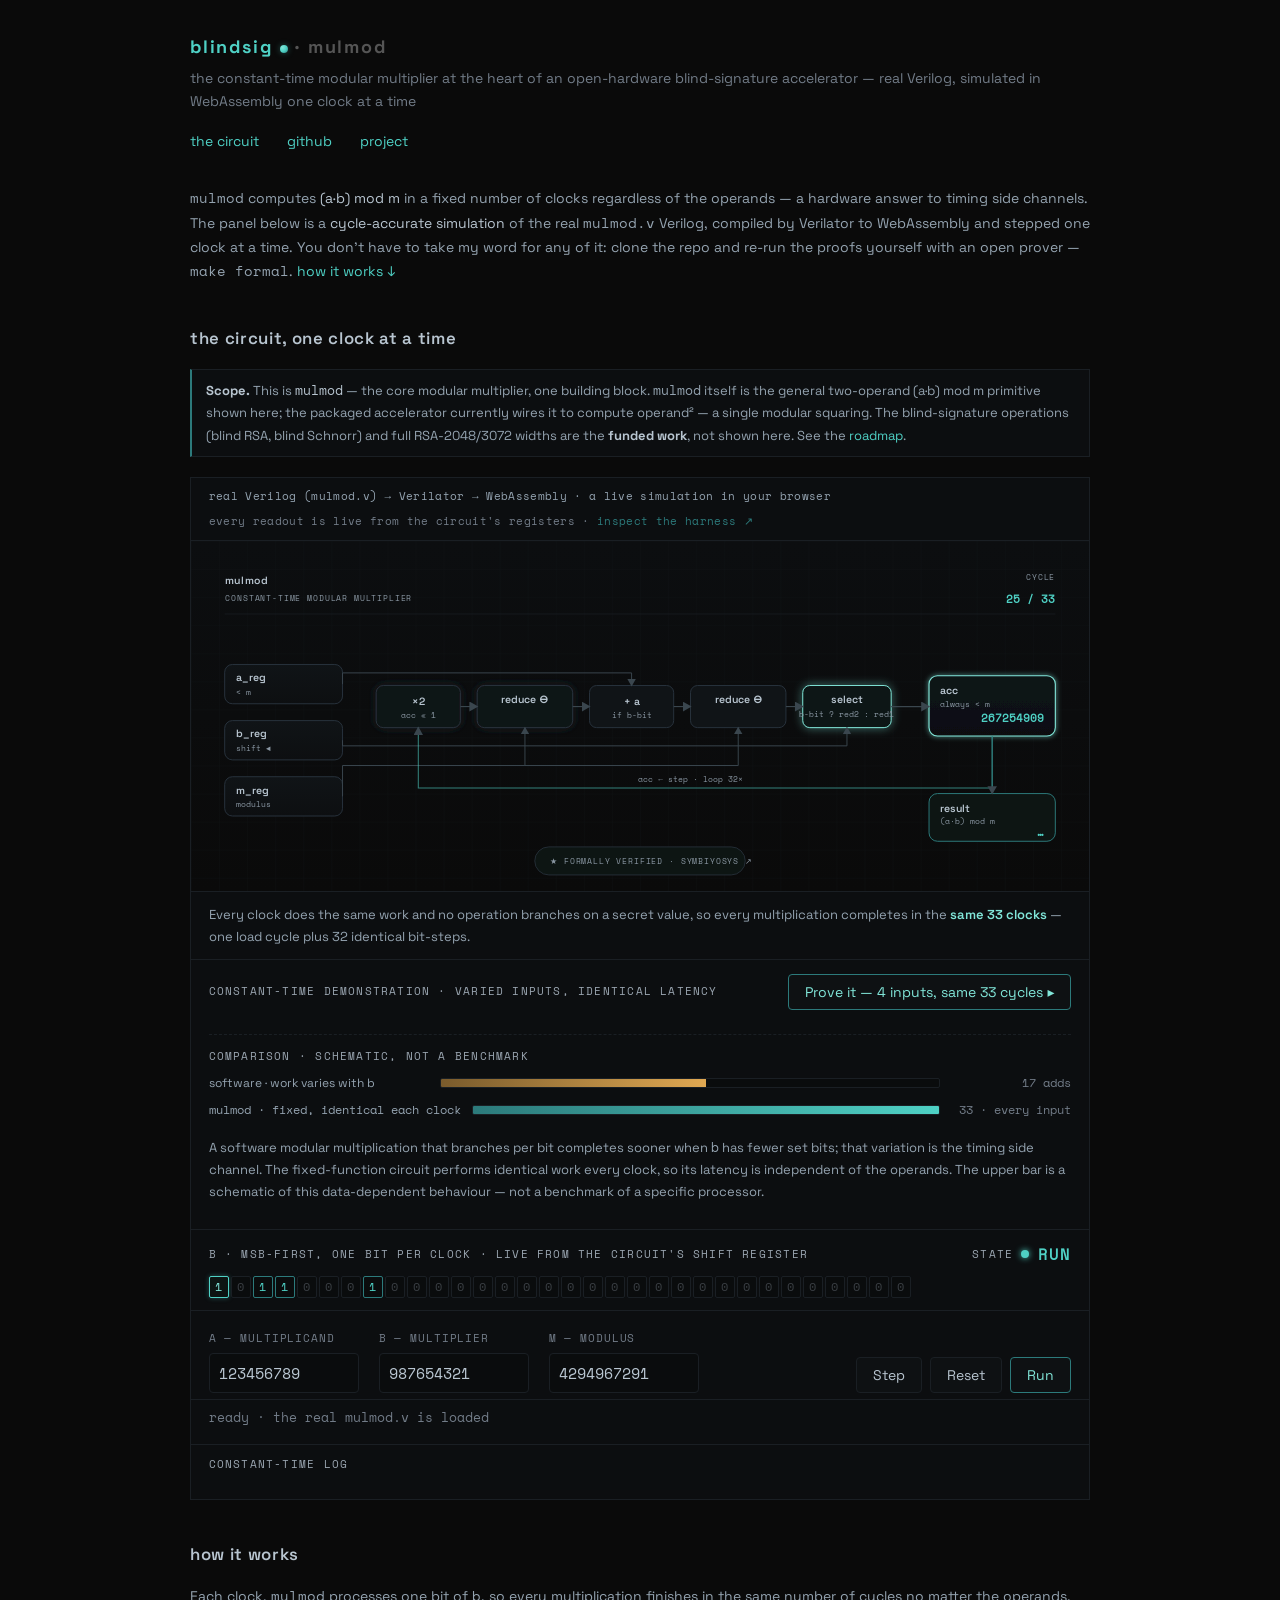
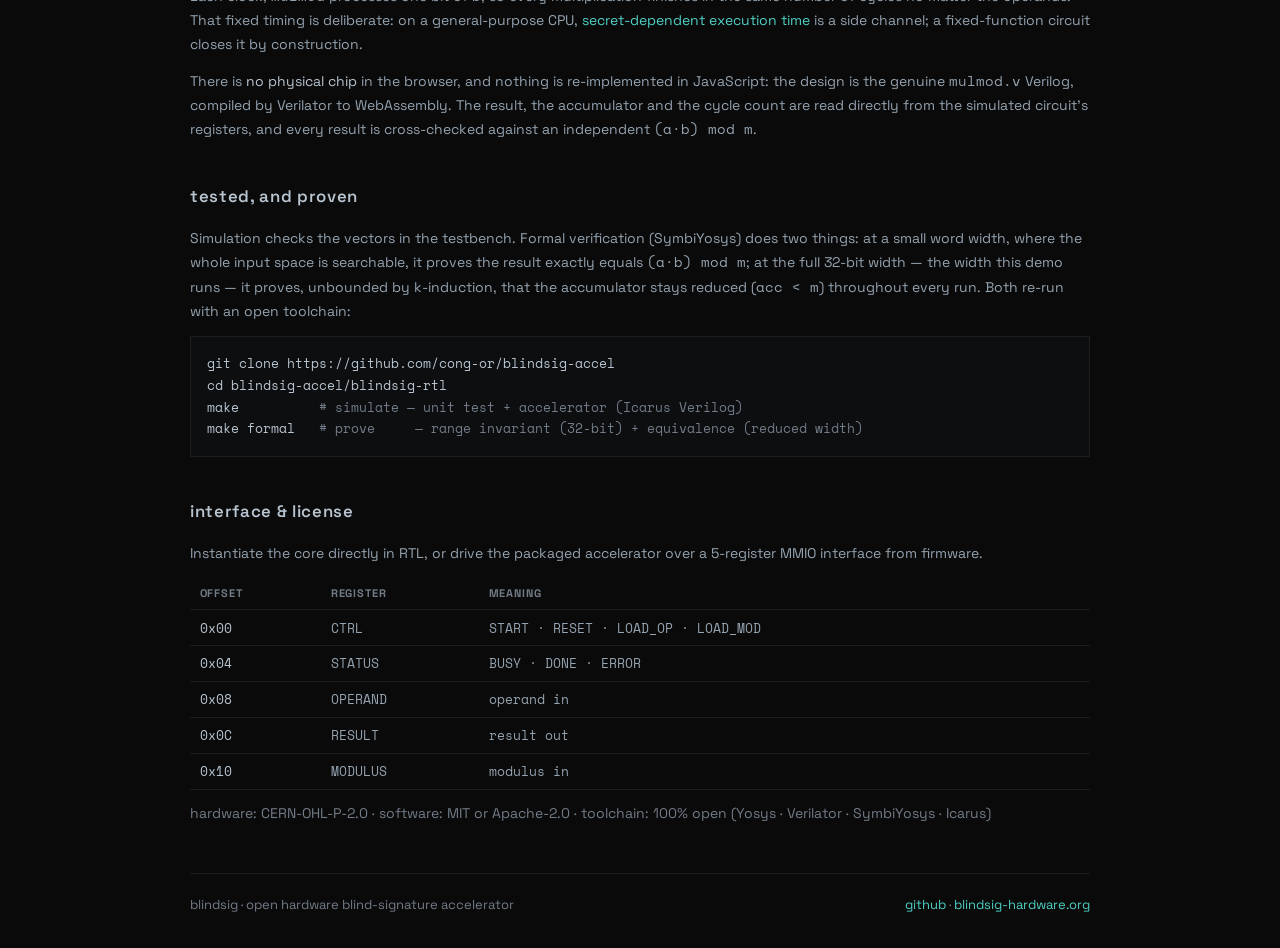
<file: web/index.html>
<!doctype html>
<html lang="en">
<head>
<meta charset="utf-8">
<meta name="viewport" content="width=device-width, initial-scale=1">
<title>blindsig — open-hardware blind-signature accelerator · live constant-time mulmod circuit in WebAssembly</title>
<meta name="description" content="blindsig — an open-hardware blind-signature accelerator for RISC-V. This demo runs mulmod.v, its constant-time modular multiplier, compiled to WebAssembly and stepped one clock at a time in the browser.">
<link rel="stylesheet" href="style.css">
<link rel="icon" href="data:image/svg+xml,<svg xmlns='http://www.w3.org/2000/svg' viewBox='0 0 16 16'><circle cx='8' cy='8' r='6' fill='%234fd1c5'/></svg>">
</head>
<body>
<div class="container">

<header>
  <h1 class="logo">blindsig<span class="hal"></span> <span class="sub">· mulmod</span></h1>
  <div class="dim">the constant-time modular multiplier at the heart of an open-hardware blind-signature accelerator — real Verilog, simulated in WebAssembly one clock at a time</div>
</header>

<nav>
  <a href="#circuit">the circuit</a>
  <a href="https://github.com/cong-or/blindsig-accel">github</a>
  <a href="https://blindsig-hardware.org">project</a>
</nav>

<main>

<p><span class="mono">mulmod</span> computes <span class="hl">(a·b) mod m</span> in a fixed number of clocks
regardless of the operands — a hardware answer to timing side channels. The panel below is a
<span class="hl">cycle-accurate simulation</span> of the real <span class="mono">mulmod.v</span> Verilog,
compiled by Verilator to WebAssembly and stepped one clock at a time. You don't have to take my word for
any of it: clone the repo and re-run the proofs yourself with an open prover — <span class="mono">make
formal</span>. <a href="#how">how it works ↓</a></p>

<h2 class="section-head" id="circuit">the circuit, one clock at a time</h2>

<p class="scope"><b>Scope.</b> This is <span class="mono hl">mulmod</span> — the core modular multiplier, one building block. <span class="mono">mulmod</span> itself is the general two-operand (a·b) mod m primitive shown here; the packaged accelerator currently wires it to compute operand² — a single modular squaring. The blind-signature operations (blind RSA, blind Schnorr) and full RSA-2048/3072 widths are the <b>funded work</b>, not shown here. See the <a href="https://github.com/cong-or/blindsig-accel/blob/main/ROADMAP.md">roadmap</a>.</p>

<div class="instrument">
  <div class="prov">
    <span class="prov-src">real Verilog (<span class="mono">mulmod.v</span>) → Verilator → WebAssembly · a live simulation in your browser</span>
    <span class="prov-note">every readout is live from the circuit's registers · <a href="https://github.com/cong-or/blindsig-accel/blob/main/web/sim/mulmod_sim.cpp">inspect the harness ↗</a></span>
  </div>
  <div class="svgwrap">
<svg xmlns="http://www.w3.org/2000/svg" viewBox="0 0 1280 500" font-family="'Space Grotesk','Helvetica Neue',sans-serif" role="img" aria-labelledby="dpttl dpdesc">
  <title id="dpttl">mulmod datapath (schematic)</title>
  <desc id="dpdesc">Simulation of the modular multiplier: a_reg, b_reg and m_reg feed a fixed pipeline — double, conditionally subtract m, add a on the current b bit, conditionally subtract m again, then select — looping 32 times into an accumulator kept below m. Every input completes in 33 clock cycles.</desc>
  <defs>
    <linearGradient id="bg" x1="0" y1="0" x2="0" y2="1"><stop offset="0" stop-color="#0c0e10"/><stop offset="1" stop-color="#0a0a0a"/></linearGradient>
    <linearGradient id="accgrad" x1="0" y1="0" x2="0" y2="1"><stop offset="0" stop-color="#101417"/><stop offset="1" stop-color="#0d0f11"/></linearGradient>
    <pattern id="grid" width="40" height="40" patternUnits="userSpaceOnUse"><path d="M40 0H0V40" fill="none" stroke="#14181c" stroke-width="1"/></pattern>
    <filter id="glow" x="-40%" y="-40%" width="180%" height="180%"><feGaussianBlur stdDeviation="4" result="b"/><feMerge><feMergeNode in="b"/><feMergeNode in="SourceGraphic"/></feMerge></filter>
    <filter id="glowA" x="-60%" y="-60%" width="220%" height="220%"><feGaussianBlur stdDeviation="6" result="b"/><feMerge><feMergeNode in="b"/><feMergeNode in="SourceGraphic"/></feMerge></filter>
    <marker id="arr" markerWidth="9" markerHeight="9" refX="7" refY="4.5" orient="auto"><path d="M0 0L8 4.5L0 9Z" fill="#3a464e"/></marker>
    <style>
      .stage{fill:#101417;stroke:#2a3540;stroke-width:1.3}
      .name{fill:#b8c5d0;font-size:15px;font-weight:600}
      .kick{fill:#8b98a4;font-size:11px;font-family:'Space Mono',monospace;letter-spacing:1.2px}
      .val{fill:#4fd1c5;font-size:15px;font-family:'Space Mono',monospace;font-weight:700}
      .mux{fill:#8b98a4;font-size:11px;font-family:'Space Mono',monospace}
    </style>
  </defs>
  <rect width="1280" height="500" fill="url(#bg)"/>
  <rect width="1280" height="500" fill="url(#grid)" opacity="0.6"/>
  <text x="48" y="62" class="name" font-size="34" letter-spacing="1">mulmod</text>
  <text x="49" y="86" class="kick">CONSTANT-TIME MODULAR MULTIPLIER</text>
  <line x1="48" y1="104" x2="1232" y2="104" stroke="#1a1f24" stroke-width="1"/>
  <text x="1232" y="56" text-anchor="end" class="kick">CYCLE</text>
  <text id="cyc" x="1232" y="88" text-anchor="end" class="val" font-size="26" aria-hidden="true">00 / 33</text>

  <rect x="48" y="176" width="168" height="56" rx="11" fill="url(#accgrad)" stroke="#2a3540" stroke-width="1.3"/>
  <text x="64" y="200" class="name" font-size="14">a_reg</text><text x="64" y="219" class="mux">&lt; m</text>
  <rect x="48" y="256" width="168" height="56" rx="11" fill="url(#accgrad)" stroke="#2a3540" stroke-width="1.3"/>
  <text x="64" y="280" class="name" font-size="14">b_reg</text><text x="64" y="299" class="mux">shift ◄</text>
  <rect x="48" y="336" width="168" height="56" rx="11" fill="url(#accgrad)" stroke="#2a3540" stroke-width="1.3"/>
  <text x="64" y="360" class="name" font-size="14">m_reg</text><text x="64" y="379" class="mux">modulus</text>

  <g id="s_dbl"><rect x="264" y="206" width="120" height="60" rx="10" class="stage"/><text x="324" y="234" text-anchor="middle" class="name">×2</text><text x="324" y="253" text-anchor="middle" class="mux">acc « 1</text></g>
  <g id="s_red1"><rect x="408" y="206" width="136" height="60" rx="10" class="stage"/><text x="476" y="231" text-anchor="middle" class="name" font-size="14">reduce ⊖</text></g>
  <g id="s_add"><rect x="568" y="206" width="120" height="60" rx="10" class="stage"/><text x="628" y="234" text-anchor="middle" class="name">+ a</text><text x="628" y="253" text-anchor="middle" class="mux">if b-bit</text></g>
  <g id="s_red2"><rect x="712" y="206" width="136" height="60" rx="10" class="stage"/><text x="780" y="231" text-anchor="middle" class="name" font-size="14">reduce ⊖</text></g>
  <g id="s_mux"><rect x="872" y="206" width="126" height="60" rx="10" fill="#0d1513" stroke="#2c7a7b" stroke-width="1.4"/><text x="935" y="231" text-anchor="middle" class="name" font-size="14" fill="#81e6d9">select</text><text x="935" y="251" text-anchor="middle" class="mux" fill="#6b9a92">b-bit ? red2 : red1</text></g>

  <g id="s_acc"><rect x="1052" y="192" width="180" height="86" rx="12" fill="url(#accgrad)" stroke="#2a3540" stroke-width="1.6"/><text x="1068" y="218" class="name" font-size="14">acc</text><text x="1068" y="236" class="mux">always &lt; m</text><text id="accv" x="1216" y="258" text-anchor="end" class="val" font-size="24" aria-hidden="true">0</text></g>
  <rect x="1052" y="360" width="180" height="68" rx="12" fill="#0d1513" stroke="#2c7a7b" stroke-width="1.4"/>
  <text x="1068" y="386" class="name" font-size="14" fill="#81e6d9">result</text><text x="1068" y="404" class="mux" fill="#6b9a92">(a·b) mod m</text>
  <text id="resv" x="1216" y="420" text-anchor="end" class="val" font-size="22" fill="#81e6d9">—</text>

  <a href="https://github.com/cong-or/blindsig-accel/tree/main/blindsig-rtl/formal" target="_blank" rel="noopener noreferrer" aria-label="Formally verified with SymbiYosys — opens the formal proofs on GitHub">
  <rect x="490" y="436" width="300" height="40" rx="20" fill="#0d1513" stroke="#2a3540" stroke-width="1.1"/>
  <text x="512" y="461" class="kick" fill="#6b9a92">★ FORMALLY VERIFIED · SYMBIYOSYS ↗</text>
  </a>

  <!-- forward pipeline -->
  <g fill="none" stroke="#3a464e" stroke-width="1.6" marker-end="url(#arr)">
    <path d="M384 236 H408"/><path d="M544 236 H568"/><path d="M688 236 H712"/><path d="M848 236 H872"/><path d="M998 236 H1052"/>
  </g>
  <!-- operand + modulus fan-in (orthogonal traces) -->
  <g fill="none" stroke="#3a464e" stroke-width="1.4" marker-end="url(#arr)">
    <path d="M216 204 V188 H628 V206"/>
    <path d="M216 284 V292 H935 V266"/>
    <path d="M216 364 V320 H476 V266"/>
    <path d="M476 320 H780 V266"/>
  </g>
  <!-- feedback: acc → ×2 (the loop) -->
  <path d="M1142 278 V352 H324 V266" fill="none" stroke="#4fd1c5" stroke-width="1.5" stroke-opacity="0.6" marker-end="url(#arr)"/>
  <text x="712" y="344" text-anchor="middle" class="mux" fill="#6b9a92">acc ← step · loop 32×</text>
  <!-- acc → result -->
  <path d="M1142 278 V360" fill="none" stroke="#2c7a7b" stroke-width="1.5" marker-end="url(#arr)"/>
</svg>
  </div>

  <p class="legend">Every clock does the same work and no operation branches on a secret value, so every multiplication completes in the <b>same 33 clocks</b> — one load cycle plus 32 identical bit-steps.</p>

  <div class="prove-wrap">
    <div class="prove-head">
      <span class="ind-label">Constant-time demonstration · varied inputs, identical latency</span>
      <button id="btn_prove" class="btn primary">Prove it — 4 inputs, same 33 cycles ▸</button>
    </div>
    <div id="prove" class="prove"></div>
    <div class="contrast">
      <div class="ind-label">Comparison · schematic, not a benchmark</div>
      <div class="crow"><span class="clab">software · work varies with b</span><span class="cbar"><i id="bar_cpu"></i></span><span id="cpu_steps" class="cval mono">—</span></div>
      <div class="crow"><span class="clab mono">mulmod · fixed, identical each clock</span><span class="cbar"><i id="bar_hw"></i></span><span class="cval mono">33 · every input</span></div>
      <p class="note">A software modular multiplication that branches per bit completes sooner when <span class="mono">b</span> has fewer set bits; that variation is the timing side channel. The fixed-function circuit performs identical work every clock, so its latency is independent of the operands. The upper bar is a schematic of this data-dependent behaviour — not a benchmark of a specific processor.</p>
    </div>
  </div>

  <div class="internals">
    <div class="internals-head">
      <span class="ind-label">b · MSB-first, one bit per clock · live from the circuit's shift register</span>
      <span class="statechip"><span class="ind-label">State</span> <span id="state" class="ind-state stby">LOADING</span></span>
    </div>
    <div id="breg" class="bits" role="img"></div>
  </div>

  <div class="controls">
    <div class="field"><label for="in_a">a — multiplicand</label><input id="in_a" class="mono" inputmode="numeric" value="123456789"></div>
    <div class="field"><label for="in_b">b — multiplier</label><input id="in_b" class="mono" inputmode="numeric" value="987654321"></div>
    <div class="field"><label for="in_m">m — modulus</label><input id="in_m" class="mono" inputmode="numeric" value="4294967291"></div>
    <div class="runbar">
      <button id="btn_step" class="btn">Step</button>
      <button id="btn_reset" class="btn">Reset</button>
      <button id="btn_run" class="btn primary">Run</button>
    </div>
  </div>
  <div id="status" class="status" role="status" aria-live="polite" aria-atomic="true">loading <span class="mono">mulmod.v</span> …</div>
  <div class="ct-log-wrap"><span class="ind-label">Constant-time log</span><div id="ctlog" class="ct-log"></div></div>

</div>

<h2 class="section-head" id="how">how it works</h2>
<p>Each clock, <span class="mono">mulmod</span> processes one bit of <span class="mono">b</span>, so every
multiplication finishes in the same number of cycles no matter the operands. That fixed timing is
deliberate: on a general-purpose CPU, <a href="https://blindsig-hardware.org/#hardware">secret-dependent
execution time</a> is a side channel; a fixed-function circuit closes it by construction.</p>
<p>There is <span class="hl">no physical chip</span> in the browser, and nothing is re-implemented in
JavaScript: the design is the genuine <span class="mono">mulmod.v</span> Verilog, compiled by Verilator to
WebAssembly. The result, the accumulator and the cycle count are read directly from the simulated
circuit's registers, and every result is cross-checked against an independent
<span class="mono">(a·b) mod m</span>.</p>

<h2 class="section-head">tested, and proven</h2>
<p>Simulation checks the vectors in the testbench. Formal verification (SymbiYosys) does two things: at a
small word width, where the whole input space is searchable, it proves the result exactly equals
<span class="mono">(a·b) mod m</span>; at the full 32-bit width — the width this demo runs — it proves,
unbounded by k-induction, that the accumulator stays reduced (<span class="mono">acc &lt; m</span>)
throughout every run. Both re-run with an open toolchain:</p>
<pre class="code">git clone https://github.com/cong-or/blindsig-accel
cd blindsig-accel/blindsig-rtl
make          <span class="c"># simulate — unit test + accelerator (Icarus Verilog)</span>
make formal   <span class="c"># prove     — range invariant (32-bit) + equivalence (reduced width)</span></pre>

<h2 class="section-head">interface &amp; license</h2>
<p>Instantiate the core directly in RTL, or drive the packaged accelerator over a 5-register MMIO interface
from firmware.</p>
<table class="reg">
  <tr><th>Offset</th><th>Register</th><th>Meaning</th></tr>
  <tr><td class="k">0x00</td><td>CTRL</td><td>START · RESET · LOAD_OP · LOAD_MOD</td></tr>
  <tr><td class="k">0x04</td><td>STATUS</td><td>BUSY · DONE · ERROR</td></tr>
  <tr><td class="k">0x08</td><td>OPERAND</td><td>operand in</td></tr>
  <tr><td class="k">0x0C</td><td>RESULT</td><td>result out</td></tr>
  <tr><td class="k">0x10</td><td>MODULUS</td><td>modulus in</td></tr>
</table>
<p class="dim">hardware: CERN-OHL-P-2.0 · software: MIT or Apache-2.0 · toolchain: 100% open
(Yosys · Verilator · SymbiYosys · Icarus)</p>

</main>

<footer>
  <span>blindsig · open hardware blind-signature accelerator</span>
  <span><a href="https://github.com/cong-or/blindsig-accel">github</a> · <a href="https://blindsig-hardware.org">blindsig-hardware.org</a></span>
</footer>

</div>
<script src="wasm/mulmod.js"></script>
<script src="app.js"></script>
</body>
</html>
</file>
<file: web/style.css>
/* blindsig · mulmod — matches blindsig-hardware.org */
@font-face{font-family:'Space Grotesk';src:url('fonts/space-grotesk-latin.woff2') format('woff2');font-weight:300 700;font-display:swap}
@font-face{font-family:'Space Mono';src:url('fonts/space-mono-latin.woff2') format('woff2');font-weight:400;font-display:swap}

:root{
  --bg:#0a0a0a; --panel:#0c0e10; --panel2:#0a0c0d; --line:#1a1f24;
  --ink:#94a3b0; --bright:#b8c5d0; --dim:#727c88; --dim-decorative:#555;
  --teal:#4fd1c5; --teal-br:#81e6d9; --teal-dk:#2c7a7b; --red:#e05252;
  --maxw:900px;
  color-scheme:dark;
}
*{box-sizing:border-box;margin:0;padding:0}
html{scroll-behavior:smooth}
body{
  font-family:'Space Grotesk',system-ui,sans-serif; font-size:14px; line-height:1.7;
  background:var(--bg); color:var(--ink); padding:2rem 1rem; -webkit-font-smoothing:antialiased;
}
.container{max-width:var(--maxw);margin:0 auto}
a{color:var(--teal);text-decoration:none}
a:hover{color:var(--teal-br);text-decoration:underline}
.mono{font-family:'Space Mono',monospace}
.hl{color:var(--bright)}
.dim{color:var(--dim)}

/* ---- header / nav ---- */
.logo{color:var(--teal);font-size:18px;letter-spacing:.1em}
.logo .sub{color:var(--dim-decorative)}
.hal{display:inline-block;width:8px;height:8px;border-radius:50%;vertical-align:middle;margin-left:.5rem;
  background:radial-gradient(circle at 30% 30%,#81e6d9,#4fd1c5 50%,#2c7a7b);
  box-shadow:0 0 6px rgba(79,209,197,.35)}
header .dim{margin-top:.25rem}
nav{margin:1rem 0 2rem;color:var(--dim)}
nav a{margin-right:1.5rem}

/* ---- prose ---- */
.section-head{color:var(--bright);margin:2.5rem 0 1rem;font-size:1.05rem;font-weight:600;letter-spacing:.04em}
p{margin:.75rem 0}
.note{color:var(--ink);font-size:13px;margin:.5rem 0}

/* ---- instrument ---- */
.instrument{background:var(--panel);border:1px solid var(--line);margin:1.25rem 0}
.prov{display:flex;justify-content:space-between;flex-wrap:wrap;gap:.4rem 1.25rem;padding:.55rem 1.1rem;border-bottom:1px solid var(--line);font-family:'Space Mono',monospace;font-size:11px;letter-spacing:.03em}
.prov-src{color:var(--ink)}
.prov-note{color:var(--dim)}
.prov-note a{color:var(--teal-dk)}
.prov-note a:hover{color:var(--teal)}
.instrument .svgwrap{display:block;width:100%}
.instrument svg{display:block;width:100%;height:auto}
.controls{display:flex;gap:1.25rem;flex-wrap:wrap;align-items:flex-end;padding:1.1rem 1.1rem .4rem;border-top:1px solid var(--line)}
.field{display:flex;flex-direction:column;gap:.35rem}
.field label{font-family:'Space Mono',monospace;font-size:11px;letter-spacing:.08em;color:var(--dim);text-transform:uppercase}
.field input{width:150px;background:var(--panel2);border:1px solid var(--line);border-radius:4px;color:var(--bright);
  font-family:'Space Mono',monospace;font-size:15px;padding:.5rem .6rem;outline:none}
.field input:focus{border-color:var(--teal-dk)}
.runbar{display:flex;gap:.5rem;margin-left:auto}
.btn{font-family:'Space Grotesk',system-ui,sans-serif;font-size:14px;padding:.5rem 1rem;border-radius:4px;
  border:1px solid var(--line);background:#0e1113;color:var(--bright);cursor:pointer}
.btn:hover{border-color:var(--teal-dk);color:#fff}
.btn.primary{border-color:var(--teal-dk);color:var(--teal-br)}
.btn.primary:hover{border-color:var(--teal)}
a:focus-visible,.btn:focus-visible,svg a:focus-visible{outline:2px solid var(--teal-br);outline-offset:2px}
.field input:focus-visible{outline:2px solid var(--teal-br);outline-offset:2px;border-radius:4px}
.status{padding:.4rem 1.1rem 1rem;color:var(--dim);font-family:'Space Mono',monospace;font-size:12.5px}
.status b{color:var(--teal)}
.ct-log{display:flex;gap:.5rem;flex-wrap:wrap;padding:0 1.1rem 1.1rem}
.chip{font-family:'Space Mono',monospace;font-size:11px;color:var(--dim);border:1px solid var(--line);border-radius:3px;padding:.2rem .6rem;background:var(--panel2)}
.chip b{color:var(--teal)}

/* ---- code + register table ---- */
pre.code{background:var(--panel);border:1px solid var(--line);padding:1rem;overflow:auto;
  font-family:'Space Mono',monospace;font-size:12.5px;color:var(--bright);line-height:1.75;margin:.75rem 0}
pre.code .c{color:var(--dim)}
.reg{width:100%;border-collapse:collapse;margin:.75rem 0;font-size:13px;font-family:'Space Mono',monospace}
.reg th,.reg td{text-align:left;padding:.4rem .6rem;border-bottom:1px solid var(--line)}
.reg th{font-size:11px;letter-spacing:.08em;color:var(--dim);text-transform:uppercase;font-family:'Space Grotesk',system-ui,sans-serif}
.reg td.k{color:var(--bright)}

/* ---- footer ---- */
footer{margin-top:3rem;padding-top:1.25rem;border-top:1px solid var(--line);color:var(--dim);
  display:flex;justify-content:space-between;flex-wrap:wrap;gap:.5rem;font-size:13px}

/* ---- cockpit annunciator (Airbus/ECAM cognitive-load discipline) ---- */
.fault{color:var(--red)}
.annun{display:flex;align-items:stretch;border-top:1px solid var(--line)}
.annun .ind{padding:.7rem 1.1rem;display:flex;flex-direction:column;gap:.4rem;justify-content:center;min-width:0}
.annun .ind + .ind{border-left:1px solid var(--line)}
.annun .ind-grow{flex:1}
.annun .ind-right{align-items:flex-end;min-width:120px}
.ind-label{font-family:'Space Mono',monospace;font-size:11px;letter-spacing:.11em;color:#9aa5b0;text-transform:uppercase}
.ind-state{font-family:'Space Mono',monospace;font-size:15px;letter-spacing:.14em;font-weight:700;display:flex;align-items:center;gap:.55rem}
.ind-state::before{content:"";width:8px;height:8px;border-radius:50%;background:currentColor;box-shadow:0 0 6px currentColor}
.ind-state.stby{color:#5c6570}
.ind-state.stby::before{box-shadow:none}
.ind-state.run{color:var(--teal)}
.ind-state.done{color:var(--teal-br)}
.ind-state.fault{color:var(--red)}
.prog{height:8px;background:var(--panel2);border:1px solid var(--line);border-radius:2px;overflow:hidden;
  background-image:repeating-linear-gradient(90deg,transparent 0,transparent calc(100%/33 - 1px),#141a1e calc(100%/33 - 1px),#141a1e calc(100%/33))}
.prog i{display:block;height:100%;width:0;background:linear-gradient(90deg,var(--teal-dk),var(--teal));transition:width .07s linear}
.ind-res{font-family:'Space Mono',monospace;font-size:22px;font-weight:700;color:var(--teal-br);line-height:1}
.ind-res.fault{color:var(--red)}
.status{border-top:1px solid var(--line)}
.ct-log-wrap{padding:.6rem 1.1rem 1.1rem;border-top:1px solid var(--line);display:flex;flex-direction:column;gap:.5rem}
.ct-log-wrap .ct-log{padding:0}

/* ---- pedagogical additions ---- */
.scope{background:var(--panel);border:1px solid var(--line);border-left:2px solid var(--teal-dk);padding:.6rem .9rem;font-size:13px;color:var(--ink);margin:1rem 0}
.scope b{color:var(--bright)}
.legend{padding:.75rem 1.1rem;border-top:1px solid var(--line);color:var(--ink);font-size:13px;margin:0;line-height:1.65}
.legend b{color:var(--teal-br);font-weight:600}
.internals{padding:.75rem 1.1rem;border-top:1px solid var(--line);display:flex;flex-direction:column;gap:.55rem}
.bits{display:flex;gap:2px;flex-wrap:wrap}
.bits .bit{font-family:'Space Mono',monospace;font-size:12px;width:20px;height:22px;display:flex;align-items:center;justify-content:center;border:1px solid var(--line);border-radius:2px;background:var(--panel2);color:#3a3f44;transition:all .1s linear}
.bits .bit.one{color:var(--teal);border-color:var(--teal-dk)}
.bits .bit.act{background:#0d1513;border-color:var(--teal);color:var(--teal-br);box-shadow:0 0 5px rgba(79,209,197,.35)}
.internals-head{display:flex;justify-content:space-between;align-items:center;gap:1rem;flex-wrap:wrap}
.statechip{display:flex;align-items:center;gap:.5rem}
.prove-wrap{border-top:1px solid var(--line);padding:.85rem 1.1rem 1.1rem;display:flex;flex-direction:column;gap:.75rem}
.prove-head{display:flex;justify-content:space-between;align-items:center;gap:1rem;flex-wrap:wrap}
.prove{display:flex;flex-direction:column;gap:.35rem}
.prow{display:flex;align-items:center;gap:.7rem;font-family:'Space Mono',monospace;font-size:12px}
.prow .plab{color:var(--bright);min-width:190px}
.prow .pres{color:var(--dim);min-width:120px}
.prow .pbar{flex:1;display:block;height:10px;background:var(--panel2);border:1px solid var(--line);border-radius:2px;overflow:hidden;min-width:60px}
.prow .pbar i{display:block;height:100%;width:0;background:linear-gradient(90deg,var(--teal-dk),var(--teal));transition:width .5s ease}
.prow .pcyc{color:var(--teal-br);min-width:60px;text-align:right}
.prove-verdict{color:var(--teal-br);font-family:'Space Mono',monospace;font-size:12px;margin-top:.25rem}
.prove-verdict.bad{color:var(--red)}
.contrast{display:flex;flex-direction:column;gap:.45rem;border-top:1px dashed var(--line);padding-top:.75rem}
.crow{display:flex;align-items:center;gap:.7rem;font-size:12px}
.crow .clab{min-width:220px;color:var(--ink)}
.crow .cbar{flex:1;display:block;height:10px;background:var(--panel2);border:1px solid var(--line);border-radius:2px;overflow:hidden;min-width:60px}
.crow .cbar i{display:block;height:100%;width:0;background:linear-gradient(90deg,#7a5b2c,#e0a852);transition:width .3s ease}
.crow .cbar i#bar_hw{background:linear-gradient(90deg,var(--teal-dk),var(--teal))}
.crow .cval{min-width:120px;text-align:right;color:var(--dim)}

.cav{color:var(--ink)}

@media(max-width:560px){.controls{gap:.75rem}.field input{width:120px}.annun{flex-wrap:wrap}.annun .ind-right{align-items:flex-start}.prow .plab,.crow .clab{min-width:120px}
  .instrument .svgwrap{overflow-x:auto;-webkit-overflow-scrolling:touch}
  .instrument svg{min-width:720px}}

@media (prefers-reduced-motion: reduce){
  *,*::before,*::after{animation-duration:.001ms!important;animation-iteration-count:1!important;transition-duration:.001ms!important;scroll-behavior:auto!important}
  .hal{animation:none}
}
</file>
